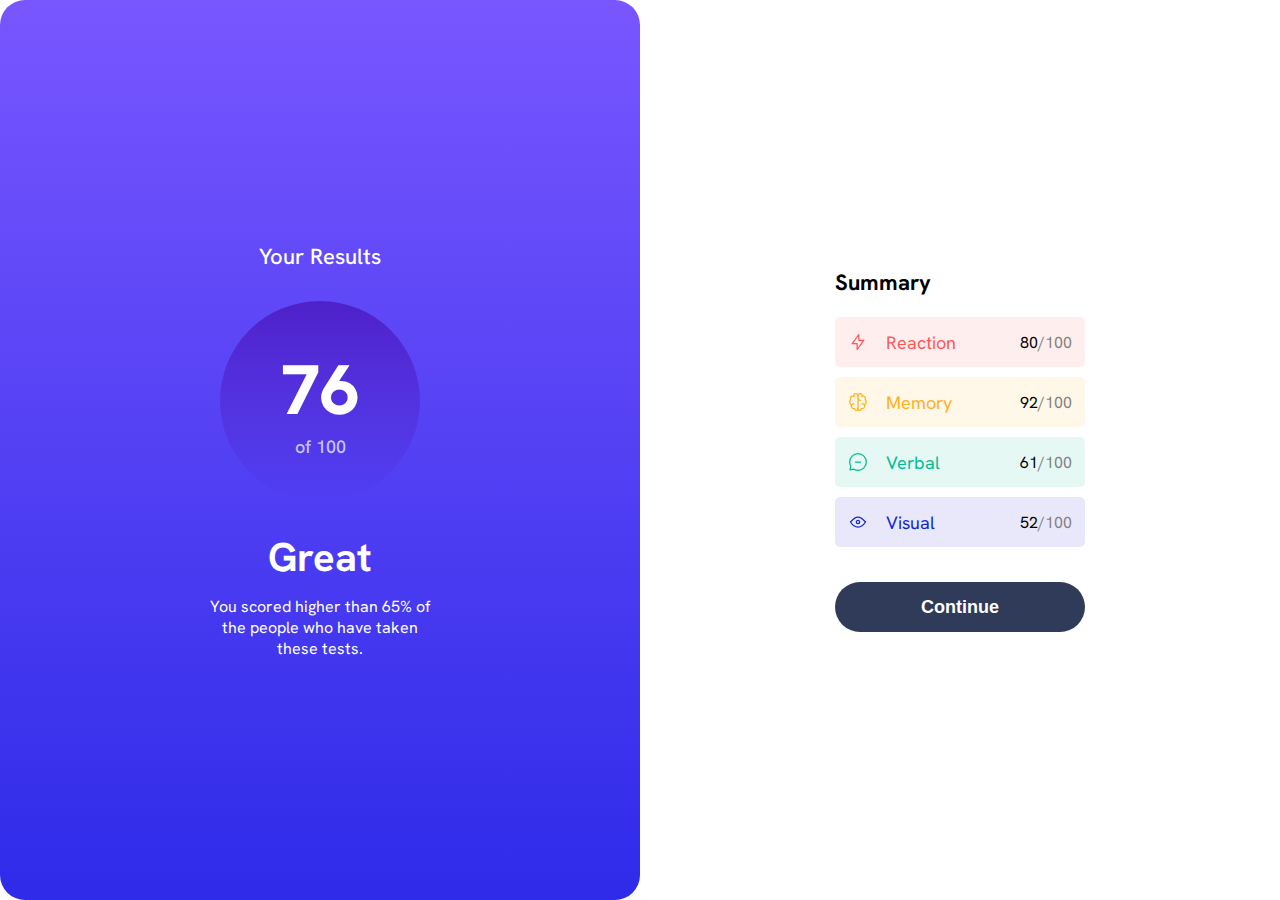
<file: index.html>
<!DOCTYPE html>
<html>
    <head>
        <title>Results-Summary</title>

        <meta name="viewport" content="width=device-width, initial-scale=1.0">

        <link rel="preconnect" href="https://fonts.googleapis.com">
        <link rel="preconnect" href="https://fonts.gstatic.com" crossorigin>
        <link href="https://fonts.googleapis.com/css2?family=Hanken+Grotesk:wght@100;500;700;800&display=swap" rel="stylesheet">
        
        <link rel="stylesheet" href="results.css">
    </head>
    <body>
        <div class="row">
            <div class="column purple_box"> <!--Purple dabba-->
                <div style="margin: auto;">
                    <p style="font-weight: 500; font-size: 22px; margin-top: 0px;">Your Results</p>
                    <div class="circle"> <!--Circle-->
                        <div>
                            <p class="circle-content-76">76</p>
                            <p class="circle-content-100">of 100</p>
                        </div>                    
                    </div>
                    <div> <!--Neeche ka content-->
                        <p class="great">Great</p>
                        <p style="width: 230px; margin: 0;">
                            You scored higher than 65% of the people who have taken these tests.
                        </p>
                    </div>
                </div>                            
            </div>
    
            <div class="column"> <!--Summary-->
                <div style="margin: auto;">
                    <p class="summary">Summary</p>
                    <div class="list"> <!--list-->
                        <div class="reaction">
                            <img class="reaction-img" src="images/icon-reaction.svg">
                            <p class="reaction-content">Reaction</p>
                            <p class="reaction-val">80<span>/100</span></p>
                        </div>
                        <div class="memory">
                            <img class="memory-img" src="images/icon-memory.svg">
                            <p class="memory-content">Memory</p>
                            <p class="memory-val">92<span>/100</span></p>
                        </div>
                        <div class="verbal">
                            <img class="verbal-img" src="images/icon-verbal.svg">
                            <p class="verbal-content">Verbal</p>
                            <p class="verbal-val">61<span>/100</span></p>
                        </div>
                        <div class="visual">
                            <img class="visual-img" src="images/icon-visual.svg">
                            <p class="visual-content">Visual</p>
                            <p class="visual-val">52<span>/100</span></p>
                        </div>
                    </div>
                    <button class="continue">Continue</button>
                </div>
            </div>
        </div>
    </body>
</html>
</file>
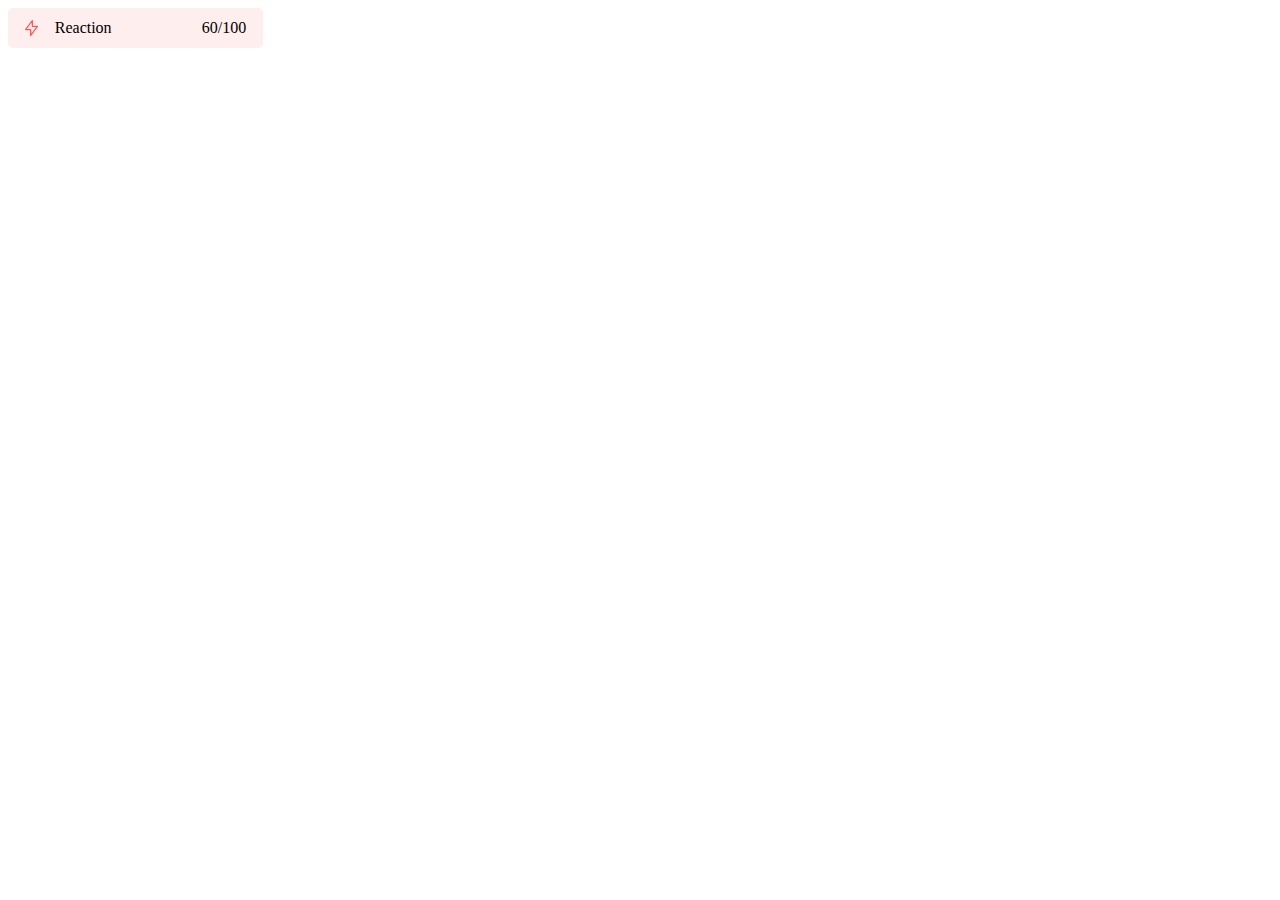
<file: images/temp.html>
<!DOCTYPE html>
<html>
    <head>
        <style>
            .tab {
                display: flex;
                flex-direction: row;
                width: 250px;
                padding-left: 5px;
                padding-top: 10px;
                padding-bottom: 10px;
                border: none;
                border-radius: 5px;   
                background-color: hsla(0, 100%, 67%, 0.1);
                position: relative;
            }

            .tab-img{
                flex: 15%;
                height: 20px;
                margin: auto;
            }

            .tab-content {
                flex: 60%;
                padding-left: 5px;
                margin: auto;
            }

            .tab-val {
                flex: 25%;
                right: 10px;
                margin: auto;
            }

        </style>
    </head>
    <body>
        <div class="tab">
            <img class="tab-img" src="icon-reaction.svg">
            <p class="tab-content">Reaction</p>
            <p class="tab-val">60/100</p>
        </div>
    </body>
</html>
</file>
<file: results.css>
* {
    box-sizing: border-box;
}

body {
    margin: 0;
    padding: 0;
    top: 0;
    font-family: Hanken Grotesk;
}

.row {
    display: flex;
}

.column {
    display: flex;
    flex: 50%;
    margin: 0;    
    justify-content: center;
    text-align: center;     
}

.purple_box {
    width: 100%;
    height: 100vh;
    background-image: linear-gradient(
        hsl(252, 100%, 67%), 
        hsl(241, 81%, 54%)
    );
    border: none;
    border-radius: 25px;
    color: white;
}

.circle {
    margin: auto;
    margin-top: 30px;
    width: 200px;
    height: 200px;
    background-image: linear-gradient(
        hsla(256, 72%, 46%, 1),
        hsla(241, 72%, 46%, 0)
    );
    border: none;
    border-radius: 100px;
    display: flex;
    justify-content: center;
    align-items: center;
}

.circle-content-76 {
    font-weight: 800; 
    font-size: 70px;
    margin: 0;
}

.circle-content-100{
    margin: 0;
    font-weight: 500;
    font-size: 18px;
    color: hsl(241, 100%, 89%);
}

.great {
    font-weight: 700; 
    font-size: 40px;
    margin-top: 30px;
    margin-bottom: 13px;
}

.summary {
    font-weight: 700; 
    font-size: 22px; 
    text-align: left;
    margin: 0;
    margin-bottom: 20px;
}

.reaction,
.memory,
.verbal,
.visual {
    display: flex;
    flex-direction: row;
    align-items: center;
    width: 250px;
    height: 50px;
    padding-left: 5px;
    padding-right: 5px;
    padding-top: 10px;
    padding-bottom: 10px;
    border: none;
    border-radius: 5px;  
    margin-bottom: 10px; 
}

.reaction {
    background-color: hsla(0, 100%, 67%, 0.1);
}

.memory {
    background-color: hsla(39, 100%, 56%, 0.1);
}

.verbal {
    background-color: hsla(166, 100%, 37%, 0.1);
}

.visual {
    background-color: hsla(241, 72%, 46%, 0.1);
}

.reaction-img,
.memory-img,
.verbal-img,
.visual-img {
    width: 15%;
    height: 20px;
}

.reaction-content,
.memory-content,
.verbal-content,
.visual-content {  
    width: 60%;
    text-align: left;
    padding-left: 10px;
    font-size: 18px;   
}

.reaction-content {
    color: hsl(0, 100%, 67%);
}

.memory-content {
    color: hsl(39, 100%, 56%)
}

.verbal-content {
    color: hsl(166, 100%, 37%);
}

.visual-content {
    color: hsl(234, 85%, 45%);
}

.reaction-val,
.memory-val,
.verbal-val,
.visual-val {
    width: 25%;
    text-align: left;
}

span {
    color: gray
}

.continue {
    margin-top: 25px;
    width: 250px;
    height: 50px;
    border: none;
    border-radius: 25px;
    font-size: 18px;
    font-weight: 700;
    color: white;
    cursor: pointer;
    /*background: linear-gradient(
        to left,
        hsl(224, 30%, 27%) 50%,
        hsl(252, 100%, 67%) 25%,
        hsl(241, 81%, 54%) 25%
    );
    background-size: 200% 100%;
    background-position: right bottom;   
    transition: all 1.5s ease;*/

    background-color: hsl(224, 30%, 27%);    
    transition: background-color 0.5s;
}
  
.continue:hover {
    background-image: linear-gradient(
        hsl(252, 100%, 67%),
        hsl(241, 81%, 54%)
    );
    /*background-position: left bottom;*/
}

@media only screen and (max-width: 600px) {
    .row {
        flex-wrap: wrap;
    }
    
    .column {
        flex: 100%;
    }

    .purple_box {
        width: 100%;
        height: 540px;
    }

    .summary {
        margin-top: 50px;
    }

    .continue {
        margin-bottom: 50px;
    }
}
</file>
